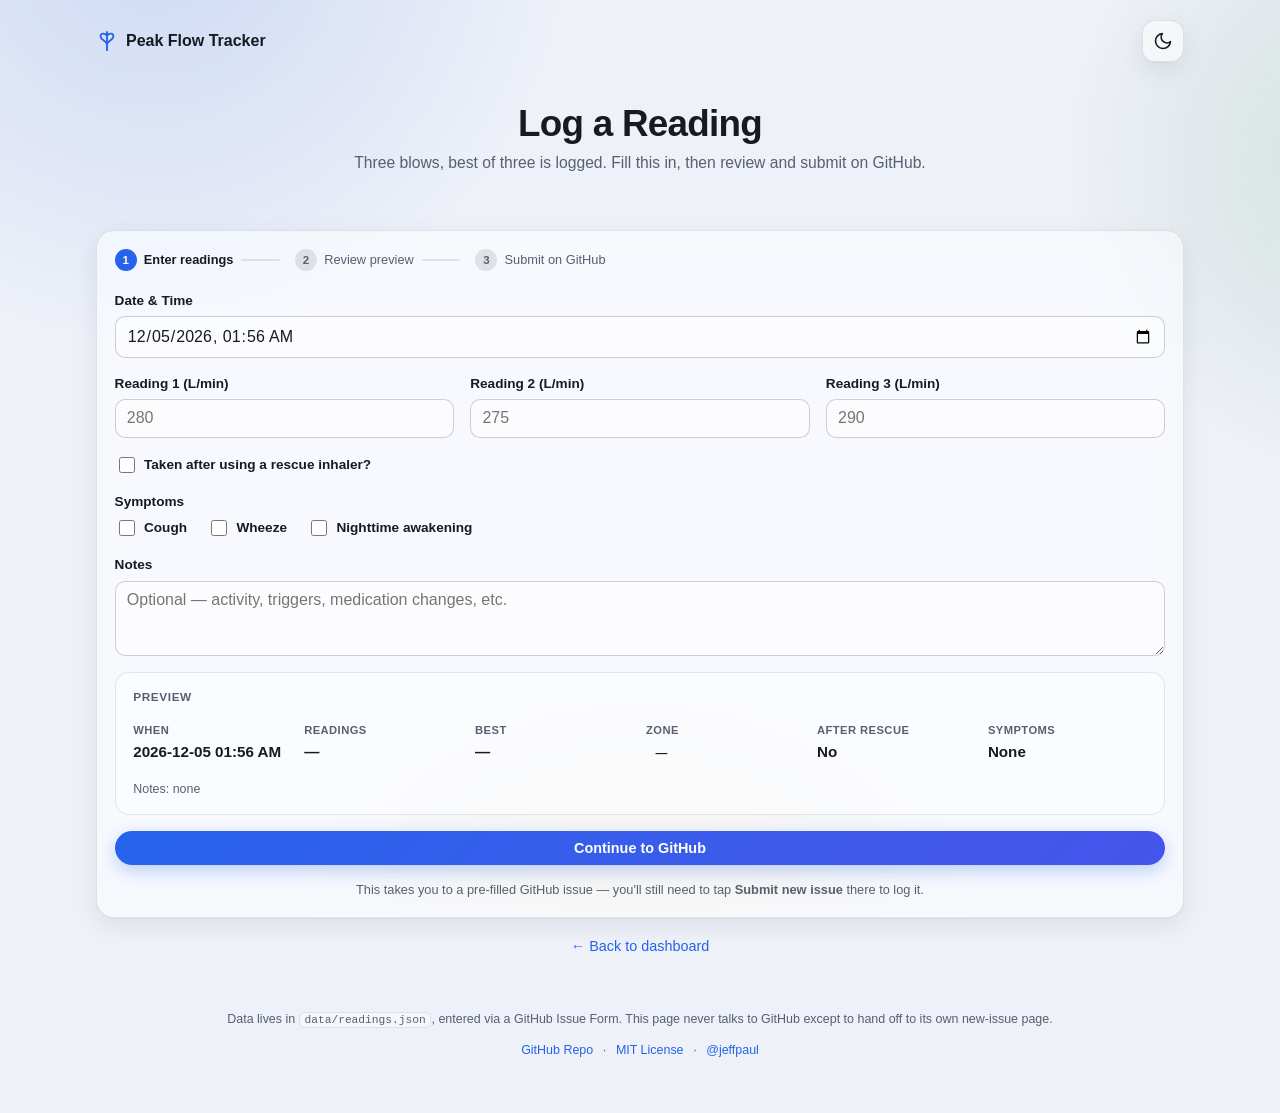
<file: log.html>
<!doctype html>
<html lang="en">
<head>
  <meta charset="utf-8" />
  <meta name="viewport" content="width=device-width, initial-scale=1" />
  <title>Log a Reading — Peak Flow Tracker</title>
  <meta name="description" content="Log a peak flow reading with native date/time pickers, then finish on GitHub." />
  <link rel="icon" type="image/svg+xml" href="assets/favicon.svg" />
  <link rel="apple-touch-icon" href="assets/apple-touch-icon.png" />
  <link rel="stylesheet" href="assets/style.css" />
  <script src="assets/theme.js"></script>
</head>
<body>
  <a class="skip-link" href="#main">Skip to content</a>

  <div class="wrap">
    <header class="site-header">
      <div class="topbar">
        <a class="brand" href="index.html">
          <svg viewBox="0 0 24 24" fill="none" stroke="currentColor" stroke-width="2" stroke-linecap="round" stroke-linejoin="round" aria-hidden="true">
            <path d="M12 2v20M12 6c-3.5-3.5-7-2-7 1 0 4 7 5 7 9m0-10c3.5-3.5 7-2 7 1 0 4-7 5-7 9" />
          </svg>
          Peak Flow Tracker
        </a>
        <button id="theme-toggle" class="theme-toggle" type="button" aria-pressed="false" aria-label="Toggle color theme">
          <svg class="icon-moon" viewBox="0 0 24 24" fill="none" stroke="currentColor" stroke-width="2" stroke-linecap="round" stroke-linejoin="round" aria-hidden="true">
            <path d="M21 12.8A9 9 0 1 1 11.2 3a7 7 0 0 0 9.8 9.8z" />
          </svg>
          <svg class="icon-sun" viewBox="0 0 24 24" fill="none" stroke="currentColor" stroke-width="2" stroke-linecap="round" stroke-linejoin="round" aria-hidden="true">
            <circle cx="12" cy="12" r="4" />
            <path d="M12 2v2m0 16v2M4.9 4.9l1.4 1.4m11.4 11.4 1.4 1.4M2 12h2m16 0h2M4.9 19.1l1.4-1.4m11.4-11.4 1.4-1.4" />
          </svg>
        </button>
      </div>
      <div class="hero">
        <h1>Log a Reading</h1>
        <p class="hero-sub">Three blows, best of three is logged. Fill this in, then review and submit on GitHub.</p>
      </div>
    </header>

    <main id="main" tabindex="-1">
      <section class="card form-card" aria-label="Log a reading form">
        <ol class="steps" aria-label="Logging steps">
          <li class="step is-active"><span>1</span> Enter readings</li>
          <li class="step"><span>2</span> Review preview</li>
          <li class="step"><span>3</span> Submit on GitHub</li>
        </ol>

        <form id="log-form" class="form-card" novalidate>
          <div class="field" id="field-datetime">
            <label for="entryDateTime">Date &amp; Time</label>
            <input type="datetime-local" id="entryDateTime" required />
          </div>

          <div class="field-row">
            <div class="field" id="field-reading1">
              <label for="reading1">Reading 1 (L/min)</label>
              <input type="number" id="reading1" inputmode="numeric" placeholder="280" min="60" max="800" step="1" required />
            </div>
            <div class="field" id="field-reading2">
              <label for="reading2">Reading 2 (L/min)</label>
              <input type="number" id="reading2" inputmode="numeric" placeholder="275" min="60" max="800" step="1" required />
            </div>
            <div class="field" id="field-reading3">
              <label for="reading3">Reading 3 (L/min)</label>
              <input type="number" id="reading3" inputmode="numeric" placeholder="290" min="60" max="800" step="1" required />
            </div>
          </div>

          <div class="field">
            <label class="checkbox-label"><input type="checkbox" id="afterRescue" /> Taken after using a rescue inhaler?</label>
          </div>

          <div class="field">
            <label>Symptoms</label>
            <div class="checkbox-row">
              <label class="checkbox-label"><input type="checkbox" name="symptom" value="Cough" /> Cough</label>
              <label class="checkbox-label"><input type="checkbox" name="symptom" value="Wheeze" /> Wheeze</label>
              <label class="checkbox-label"><input type="checkbox" name="symptom" value="Nighttime awakening" /> Nighttime awakening</label>
            </div>
          </div>

          <div class="field">
            <label for="notes">Notes</label>
            <textarea id="notes" rows="3" placeholder="Optional — activity, triggers, medication changes, etc."></textarea>
          </div>

          <div class="preview" id="preview" aria-label="Preview of this reading">
            <p class="preview-title">Preview</p>
            <dl class="preview-grid">
              <div class="preview-item">
                <dt>When</dt>
                <dd id="preview-datetime">—</dd>
              </div>
              <div class="preview-item">
                <dt>Readings</dt>
                <dd id="preview-readings">—</dd>
              </div>
              <div class="preview-item">
                <dt>Best</dt>
                <dd id="preview-best">—</dd>
              </div>
              <div class="preview-item">
                <dt>Zone</dt>
                <dd><span id="preview-zone" class="zone-pill">—</span></dd>
              </div>
              <div class="preview-item">
                <dt>After rescue</dt>
                <dd id="preview-rescue">No</dd>
              </div>
              <div class="preview-item">
                <dt>Symptoms</dt>
                <dd id="preview-symptoms">None</dd>
              </div>
            </dl>
            <p class="preview-note" id="preview-notes-line">Notes: none</p>
          </div>

          <button type="submit" class="submit-btn">Continue to GitHub</button>
          <p class="form-note">This takes you to a pre-filled GitHub issue — you'll still need to tap <strong>Submit new issue</strong> there to log it.</p>
        </form>
      </section>

      <p class="back-link"><a href="index.html">&larr; Back to dashboard</a></p>
    </main>

    <footer class="site-footer">
      <p>Data lives in <code>data/readings.json</code>, entered via a GitHub Issue Form. This page never talks to GitHub except to hand off to its own new-issue page.</p>
      <div class="foot-links">
        <a href="https://github.com/jeffpaul/peak-flow-tracker">GitHub Repo</a>
        <span aria-hidden="true">·</span>
        <a href="https://github.com/jeffpaul/peak-flow-tracker/blob/main/LICENSE">MIT License</a>
        <span aria-hidden="true">·</span>
        <a href="https://github.com/jeffpaul">@jeffpaul</a>
      </div>
    </footer>
  </div>

  <div id="live-region" class="sr-only" aria-live="polite"></div>

  <script src="assets/log.js"></script>
</body>
</html>
</file>
<file: assets/style.css>
/* ==========================================================================
   Peak Flow Tracker — design system
   ========================================================================== */

/* 1. Tokens & themes ---------------------------------------------------- */
:root {
  color-scheme: light;
  --bg: #eef1f8;
  --card-bg: rgba(255, 255, 255, 0.55);
  --card-bg-solid: #f7f9fc;
  --stat-bg: rgba(255, 255, 255, 0.45);
  --border: rgba(15, 23, 42, 0.1);
  --border-strong: rgba(15, 23, 42, 0.2);
  --text: #171a21;
  --muted: #566070;
  --accent: #2563eb;
  --accent-soft: rgba(37, 99, 235, 0.12);
  --green: #2f7d3c;
  --yellow: #a06a00;
  --red: #c2372b;
  --green-bg: rgba(47, 125, 60, 0.12);
  --yellow-bg: rgba(160, 106, 0, 0.14);
  --red-bg: rgba(194, 55, 43, 0.12);
  --row-red-bg: rgba(194, 55, 43, 0.05);
  --row-yellow-bg: rgba(210, 145, 0, 0.06);
  --glow-a: rgba(37, 99, 235, 0.16);
  --glow-b: rgba(47, 125, 60, 0.14);
  --glow-c: rgba(200, 140, 0, 0.16);
  --shadow: 0 1px 2px rgba(15, 23, 42, 0.04), 0 8px 24px rgba(15, 23, 42, 0.08);
  --shadow-lift: 0 2px 4px rgba(15, 23, 42, 0.06), 0 16px 40px rgba(15, 23, 42, 0.14);
  --ring: 0 0 0 3px var(--accent-soft);
}

[data-theme="dark"] {
  color-scheme: dark;
  --bg: #0b1020;
  --card-bg: rgba(255, 255, 255, 0.06);
  --card-bg-solid: #141b2d;
  --stat-bg: rgba(255, 255, 255, 0.045);
  --border: rgba(255, 255, 255, 0.1);
  --border-strong: rgba(255, 255, 255, 0.22);
  --text: #e7ebf4;
  --muted: #9aa5b8;
  --accent: #7aa8ff;
  --accent-soft: rgba(122, 168, 255, 0.16);
  --green: #6cc97a;
  --yellow: #e7c25f;
  --red: #ff7a6b;
  --green-bg: rgba(108, 201, 122, 0.16);
  --yellow-bg: rgba(231, 194, 95, 0.16);
  --red-bg: rgba(255, 122, 107, 0.16);
  --row-red-bg: rgba(255, 122, 107, 0.09);
  --row-yellow-bg: rgba(231, 194, 95, 0.08);
  --glow-a: rgba(59, 130, 246, 0.24);
  --glow-b: rgba(34, 197, 94, 0.16);
  --glow-c: rgba(234, 179, 8, 0.14);
  --shadow: 0 1px 2px rgba(0, 0, 0, 0.3), 0 10px 28px rgba(0, 0, 0, 0.35);
  --shadow-lift: 0 2px 4px rgba(0, 0, 0, 0.35), 0 18px 44px rgba(0, 0, 0, 0.5);
  --ring: 0 0 0 3px rgba(122, 168, 255, 0.25);
}

/* 2. Base ----------------------------------------------------------------- */
* {
  box-sizing: border-box;
}

html {
  scroll-behavior: smooth;
}

body {
  margin: 0;
  min-height: 100vh;
  font-family: -apple-system, BlinkMacSystemFont, "Segoe UI", Roboto, Helvetica, Arial, sans-serif;
  color: var(--text);
  background-color: var(--bg);
  line-height: 1.45;
  transition: background-color 0.3s ease, color 0.3s ease;
}

body::before {
  content: "";
  position: fixed;
  inset: 0;
  z-index: -1;
  pointer-events: none;
  background:
    radial-gradient(42rem 42rem at 12% -8%, var(--glow-a), transparent 62%),
    radial-gradient(36rem 36rem at 108% 18%, var(--glow-b), transparent 55%),
    radial-gradient(42rem 42rem at 50% 120%, var(--glow-c), transparent 60%);
  animation: aurora 40s ease-in-out infinite alternate;
  will-change: transform;
}

@keyframes aurora {
  0% { transform: translate3d(0, 0, 0) scale(1); }
  50% { transform: translate3d(1.5%, -1%, 0) scale(1.04); }
  100% { transform: translate3d(-1.5%, 1%, 0) scale(1.02); }
}

h1, h2, h3 {
  line-height: 1.2;
}

a {
  color: var(--accent);
}

:focus-visible {
  outline: 2px solid var(--accent);
  outline-offset: 2px;
  border-radius: 4px;
}

code {
  background: var(--stat-bg);
  border: 1px solid var(--border);
  border-radius: 5px;
  padding: 0.05rem 0.3rem;
  font-size: 0.9em;
}

/* 3. Layout ---------------------------------------------------------------- */
.wrap {
  max-width: 1120px;
  margin: 0 auto;
  padding: 1rem 1rem 2rem;
}

.site-header {
  padding: 0.25rem 0 1rem;
}

.topbar {
  display: flex;
  align-items: center;
  justify-content: space-between;
  gap: 1rem;
  margin-bottom: 1.5rem;
}

.brand {
  display: inline-flex;
  align-items: center;
  gap: 0.5rem;
  font-weight: 700;
  font-size: 1rem;
  color: var(--text);
  text-decoration: none;
}

.brand svg {
  width: 22px;
  height: 22px;
  color: var(--accent);
}

.hero {
  text-align: center;
  padding: 1rem 0 1.5rem;
  animation: rise 0.5s ease both;
}

.hero h1 {
  margin: 0 0 0.35rem;
  font-size: clamp(1.7rem, 4vw, 2.3rem);
  letter-spacing: -0.02em;
}

.hero-sub {
  margin: 0 0 1rem;
  color: var(--muted);
  font-size: 0.98rem;
}

.site-footer {
  text-align: center;
  color: var(--muted);
  font-size: 0.78rem;
  padding: 1.5rem 1rem 1rem;
}

.site-footer a {
  color: var(--accent);
  text-decoration: none;
}

.site-footer .foot-links {
  display: flex;
  flex-wrap: wrap;
  gap: 0.6rem;
  justify-content: center;
  margin-bottom: 0.4rem;
}

/* 4. Accessibility helpers ------------------------------------------------- */
.sr-only {
  position: absolute;
  width: 1px;
  height: 1px;
  padding: 0;
  margin: -1px;
  overflow: hidden;
  clip: rect(0 0 0 0);
  white-space: nowrap;
  border: 0;
}

.skip-link {
  position: absolute;
  left: 1rem;
  top: -100%;
  z-index: 100;
  background: var(--accent);
  color: #fff;
  padding: 0.6rem 1rem;
  border-radius: 8px;
  font-size: 0.9rem;
  font-weight: 600;
  text-decoration: none;
  transition: top 0.2s ease;
}

.skip-link:focus {
  top: 1rem;
  color: #fff;
}

main:focus {
  outline: none;
}

/* 5. Components ------------------------------------------------------------ */
.card {
  background: var(--card-bg);
  -webkit-backdrop-filter: blur(16px) saturate(1.5);
  backdrop-filter: blur(16px) saturate(1.5);
  border: 1px solid var(--border);
  border-radius: 18px;
  padding: 1.1rem;
  margin-bottom: 1rem;
  box-shadow: var(--shadow);
  animation: rise 0.45s ease both;
}

@supports not ((backdrop-filter: blur(1px)) or (-webkit-backdrop-filter: blur(1px))) {
  .card {
    background: var(--card-bg-solid);
  }
}

.card:nth-child(2) { animation-delay: 0.05s; }
.card:nth-child(3) { animation-delay: 0.1s; }
.card:nth-child(4) { animation-delay: 0.15s; }

@keyframes rise {
  from { opacity: 0; transform: translateY(8px); }
  to { opacity: 1; transform: translateY(0); }
}

.button,
.header-cta,
.submit-btn {
  display: inline-flex;
  align-items: center;
  justify-content: center;
  gap: 0.4rem;
  border-radius: 999px;
  padding: 0.55rem 1.15rem;
  font-size: 0.9rem;
  font-weight: 600;
  text-decoration: none;
  cursor: pointer;
  transition: transform 0.15s ease, box-shadow 0.2s ease, background-color 0.2s ease;
}

.header-cta,
.submit-btn {
  background: linear-gradient(135deg, var(--accent), color-mix(in srgb, var(--accent) 70%, #9333ea));
  color: #fff;
  border: none;
  box-shadow: 0 6px 18px rgba(37, 99, 235, 0.28);
}

@supports not (background: color-mix(in srgb, red 50%, blue)) {
  .header-cta,
  .submit-btn {
    background: var(--accent);
  }
}

.header-cta:hover,
.submit-btn:hover {
  transform: translateY(-1px);
  box-shadow: 0 10px 24px rgba(37, 99, 235, 0.34);
}

.header-cta:active,
.submit-btn:active {
  transform: translateY(0) scale(0.98);
}

.theme-toggle {
  display: inline-flex;
  align-items: center;
  justify-content: center;
  width: 42px;
  height: 42px;
  border-radius: 13px;
  background: var(--card-bg);
  -webkit-backdrop-filter: blur(10px);
  backdrop-filter: blur(10px);
  border: 1px solid var(--border);
  color: var(--text);
  cursor: pointer;
  box-shadow: var(--shadow);
  transition: transform 0.15s ease, background-color 0.2s ease;
}

.theme-toggle:hover {
  transform: translateY(-1px) rotate(-6deg);
}

.theme-toggle:active {
  transform: scale(0.94);
}

.theme-toggle svg {
  width: 20px;
  height: 20px;
}

.icon-sun { display: none; }
.icon-moon { display: block; }

[data-theme="dark"] .icon-sun { display: block; }
[data-theme="dark"] .icon-moon { display: none; }

.chip {
  border: 1px solid var(--border);
  background: transparent;
  color: var(--muted);
  border-radius: 999px;
  padding: 0.4rem 0.85rem;
  font-size: 0.82rem;
  font-weight: 600;
  cursor: pointer;
  transition: background-color 0.15s ease, color 0.15s ease, transform 0.1s ease;
}

.chip:hover {
  background: var(--stat-bg);
  color: var(--text);
}

.chip:active {
  transform: scale(0.96);
}

.chip.is-active {
  background: var(--accent);
  color: #fff;
  border-color: transparent;
}

.zone-pill {
  display: inline-block;
  padding: 0.16rem 0.6rem;
  border-radius: 999px;
  font-size: 0.74rem;
  font-weight: 700;
  text-transform: capitalize;
}

.zone-pill.green { background: var(--green-bg); color: var(--green); }
.zone-pill.yellow { background: var(--yellow-bg); color: var(--yellow); }
.zone-pill.red { background: var(--red-bg); color: var(--red); }

.rescue-badge {
  color: #ea580c;
  font-weight: 700;
}

.swatch {
  width: 10px;
  height: 10px;
  border-radius: 3px;
  display: inline-block;
  flex: 0 0 auto;
}

.swatch.green { background: var(--green); }
.swatch.yellow { background: var(--yellow); }
.swatch.red { background: var(--red); }
.swatch.accent { background: var(--accent); }
.swatch.ma7 { background: var(--accent); opacity: 0.55; }
.swatch.ma30 { background: var(--muted); }
.swatch.band { background: var(--accent); opacity: 0.18; }

.trend-up { color: var(--green); }
.trend-down { color: var(--red); }
.trend-flat { color: var(--muted); }

.spark {
  display: block;
  width: 100%;
  height: 34px;
  margin-top: 0.5rem;
}

/* Inputs */
.field label {
  font-size: 0.85rem;
  font-weight: 600;
  color: var(--text);
}

.field input:not([type="checkbox"]):not([type="radio"]),
.field select,
.field textarea,
.date-field input,
.table-controls input,
.table-controls select {
  padding: 0.6rem 0.7rem;
  border: 1px solid var(--border-strong);
  border-radius: 10px;
  font-size: 1rem;
  background: var(--card-bg);
  color: var(--text);
  font-family: inherit;
  width: 100%;
  min-width: 0;
  max-width: 100%;
  transition: border-color 0.15s ease, box-shadow 0.15s ease;
}

.field input:not([type="checkbox"]):not([type="radio"]):focus,
.field select:focus,
.field textarea:focus,
.date-field input:focus,
.table-controls input:focus,
.table-controls select:focus {
  outline: none;
  border-color: var(--accent);
  box-shadow: var(--ring);
}

.field textarea {
  resize: vertical;
}

.field input[aria-invalid="true"],
.field textarea[aria-invalid="true"] {
  border-color: var(--red);
}

.field-error {
  color: var(--red);
  font-size: 0.78rem;
  margin-top: 0.3rem;
}

.field-row {
  display: flex;
  flex-direction: column;
  gap: 1rem;
}

@media (min-width: 560px) {
  .field-row {
    flex-direction: row;
  }
}

.field-row[hidden] {
  display: none;
}

.field {
  display: flex;
  flex-direction: column;
  gap: 0.35rem;
  flex: 1 1 0;
}

.field input[type="checkbox"] {
  width: 16px;
  height: 16px;
  flex: 0 0 auto;
  accent-color: var(--accent);
}

.checkbox-row {
  display: flex;
  flex-wrap: wrap;
  gap: 0.75rem 1.25rem;
}

.checkbox-label {
  display: inline-flex;
  align-items: center;
  gap: 0.4rem;
  font-size: 0.9rem;
  font-weight: 400;
}

/* 6. Dashboard -------------------------------------------------------------- */
.filter-bar {
  display: flex;
  flex-wrap: wrap;
  align-items: flex-end;
  gap: 1rem;
}

.range-presets {
  display: flex;
  flex-wrap: wrap;
  gap: 0.4rem;
}

.range-custom {
  display: flex;
  flex-wrap: wrap;
  gap: 0.75rem;
  margin-left: auto;
}

.date-field {
  display: flex;
  flex-direction: column;
  gap: 0.3rem;
  font-size: 0.78rem;
  font-weight: 600;
  color: var(--muted);
  text-transform: uppercase;
  letter-spacing: 0.03em;
}

.date-field input {
  width: auto;
  min-width: 150px;
  font-size: 0.9rem;
  text-transform: none;
  letter-spacing: 0;
  font-weight: 400;
}

.range-status {
  flex-basis: 100%;
  margin: 0;
  font-size: 0.82rem;
  color: var(--muted);
}

.stats-grid {
  display: grid;
  grid-template-columns: repeat(2, 1fr);
  gap: 0.75rem;
}

@media (min-width: 640px) {
  .stats-grid {
    grid-template-columns: repeat(auto-fit, minmax(215px, 1fr));
  }
}

.stat {
  background: var(--stat-bg);
  border: 1px solid var(--border);
  border-radius: 14px;
  padding: 0.9rem 0.95rem;
  text-align: center;
  display: flex;
  flex-direction: column;
  justify-content: center;
  min-height: 96px;
  transition: transform 0.15s ease, box-shadow 0.2s ease;
}

.stat:hover {
  transform: translateY(-2px);
  box-shadow: var(--shadow);
}

.stat .value {
  font-size: 1.5rem;
  font-weight: 800;
  letter-spacing: -0.02em;
  font-variant-numeric: tabular-nums;
}

.stat .label {
  font-size: 0.72rem;
  color: var(--muted);
  text-transform: uppercase;
  letter-spacing: 0.04em;
  font-weight: 600;
}

.stat .sub {
  font-size: 0.74rem;
  color: var(--muted);
  margin-top: 0.15rem;
  min-height: 1em;
}

.stat.zone-green .value { color: var(--green); }
.stat.zone-yellow .value { color: var(--yellow); }
.stat.zone-red .value { color: var(--red); }

.zone-bar {
  display: flex;
  height: 8px;
  border-radius: 999px;
  overflow: hidden;
  background: var(--border);
  margin-bottom: 0.75rem;
}

.zone-bar span {
  height: 100%;
  transition: width 0.4s ease;
}

.zone-bar .z-green { background: var(--green); }
.zone-bar .z-yellow { background: var(--yellow); }
.zone-bar .z-red { background: var(--red); }

.zone-rows {
  display: flex;
  flex-direction: column;
  gap: 0.4rem;
}

.zone-row {
  display: flex;
  align-items: center;
  gap: 0.5rem;
  font-size: 0.85rem;
}

.zone-row .pct {
  font-weight: 700;
  margin-left: auto;
  font-variant-numeric: tabular-nums;
}

.zone-row .delta {
  min-width: 2.6em;
  text-align: right;
  font-size: 0.8rem;
}

.chart-card {
  position: relative;
  height: 340px;
}

@media (min-width: 720px) {
  .chart-card {
    height: 420px;
  }
}

.chart-toolbar {
  display: flex;
  justify-content: flex-end;
  margin-bottom: 0.6rem;
}

.chart-toolbar label {
  display: inline-flex;
  align-items: center;
  gap: 0.5rem;
  font-size: 0.82rem;
  font-weight: 600;
  color: var(--muted);
}

.chart-toolbar select {
  padding: 0.4rem 0.7rem;
  border: 1px solid var(--border-strong);
  border-radius: 10px;
  font-size: 0.85rem;
  background: var(--card-bg);
  color: var(--text);
  font-family: inherit;
  cursor: pointer;
  transition: border-color 0.15s ease, box-shadow 0.15s ease;
}

.chart-toolbar select:focus-visible {
  outline: 2px solid var(--accent);
  outline-offset: 2px;
}

[hidden] {
  display: none;
}

.legend {
  display: flex;
  flex-wrap: wrap;
  gap: 0.6rem 1rem;
  font-size: 0.8rem;
  color: var(--muted);
  margin-top: 0.5rem;
}

.legend span {
  display: inline-flex;
  align-items: center;
  gap: 0.35rem;
}

.table-controls {
  display: flex;
  flex-wrap: wrap;
  gap: 0.6rem;
  margin-bottom: 0.75rem;
}

.table-controls input,
.table-controls select {
  font-size: 0.9rem;
}

.table-controls input[type="text"] {
  flex: 1 1 200px;
}

.export-btn {
  border: 1px solid var(--border);
  background: transparent;
  color: var(--muted);
  border-radius: 999px;
  padding: 0.4rem 0.85rem;
  font-size: 0.82rem;
  font-weight: 600;
  font-family: inherit;
  cursor: pointer;
  white-space: nowrap;
  transition: background-color 0.15s ease, color 0.15s ease, transform 0.1s ease;
}

.export-btn:hover {
  background: var(--stat-bg);
  color: var(--text);
}

.export-btn:active {
  transform: scale(0.96);
}

.table-scroll {
  overflow-x: auto;
}

table.history {
  width: 100%;
  border-collapse: collapse;
  font-size: 0.86rem;
  min-width: 680px;
}

table.history th,
table.history td {
  padding: 0.55rem 0.65rem;
  border-bottom: 1px solid var(--border);
  text-align: left;
  white-space: nowrap;
}

table.history th {
  cursor: pointer;
  user-select: none;
  color: var(--muted);
  font-size: 0.72rem;
  text-transform: uppercase;
  letter-spacing: 0.04em;
  position: sticky;
  top: 0;
  z-index: 1;
  background: var(--card-bg);
  -webkit-backdrop-filter: blur(10px);
  backdrop-filter: blur(10px);
}

table.history th:hover {
  color: var(--text);
}

table.history th.sorted {
  color: var(--text);
}

table.history th.sorted::after {
  content: " ↑";
}

table.history th.sorted[aria-sort="descending"]::after {
  content: " ↓";
}

tr.row-red td:first-child {
  box-shadow: inset 3px 0 0 var(--red);
}

tr.row-yellow td:first-child {
  box-shadow: inset 3px 0 0 var(--yellow);
}

tr.row-red td {
  background-color: var(--row-red-bg);
}

tr.row-yellow td {
  background-color: var(--row-yellow-bg);
}

td.notes-cell {
  white-space: normal;
  min-width: 180px;
  max-width: 260px;
}

.notes-cell.is-truncated .notes-text {
  display: -webkit-box;
  -webkit-line-clamp: 2;
  -webkit-box-orient: vertical;
  overflow: hidden;
}

.note-toggle {
  background: none;
  border: none;
  color: var(--accent);
  font-size: 0.76rem;
  font-weight: 600;
  cursor: pointer;
  padding: 0 0 0 0.3rem;
}

.empty-state {
  text-align: center;
  color: var(--muted);
  padding: 2rem 1rem;
}

.loading {
  display: flex;
  align-items: center;
  justify-content: center;
  gap: 0.6rem;
  color: var(--muted);
  padding: 2rem;
  grid-column: 1 / -1;
}

.loading .spin {
  width: 18px;
  height: 18px;
  border: 2px solid var(--border-strong);
  border-top-color: var(--accent);
  border-radius: 50%;
  animation: spin 0.8s linear infinite;
}

@keyframes spin {
  to { transform: rotate(360deg); }
}

.pagination {
  display: flex;
  align-items: center;
  justify-content: space-between;
  gap: 0.75rem;
  margin-top: 0.9rem;
  font-size: 0.85rem;
  color: var(--muted);
}

.pagination button {
  padding: 0.45rem 0.85rem;
  border: 1px solid var(--border-strong);
  border-radius: 10px;
  background: var(--card-bg);
  color: var(--text);
  font-size: 0.85rem;
  cursor: pointer;
  transition: background-color 0.15s ease, transform 0.1s ease;
}

.pagination button:hover:not(:disabled) {
  background: var(--stat-bg);
}

.pagination button:active:not(:disabled) {
  transform: scale(0.97);
}

.pagination button:disabled {
  opacity: 0.4;
  cursor: default;
}

/* 7. Log form --------------------------------------------------------------- */
.form-card {
  display: flex;
  flex-direction: column;
  gap: 1rem;
}

.steps {
  display: flex;
  align-items: center;
  gap: 0;
  list-style: none;
  margin: 0 0 0.25rem;
  padding: 0;
  flex-wrap: wrap;
}

.step {
  display: flex;
  align-items: center;
  gap: 0.45rem;
  font-size: 0.8rem;
  color: var(--muted);
}

.step span {
  width: 22px;
  height: 22px;
  border-radius: 50%;
  background: var(--border);
  display: inline-flex;
  align-items: center;
  justify-content: center;
  font-weight: 700;
  font-size: 0.72rem;
  color: var(--muted);
  flex: 0 0 auto;
  transition: background-color 0.2s ease, color 0.2s ease;
}

.step.is-active {
  color: var(--text);
  font-weight: 600;
}

.step.is-active span {
  background: var(--accent);
  color: #fff;
}

.steps li + li {
  display: inline-flex;
  align-items: center;
  margin-left: 0.5rem;
}

.steps li + li::before {
  content: "";
  width: 2.4rem;
  height: 2px;
  background: var(--border);
  border-radius: 2px;
  margin-right: 0.5rem;
}

.preview {
  background: var(--stat-bg);
  border: 1px solid var(--border);
  border-radius: 14px;
  padding: 1rem 1.1rem;
  animation: rise 0.3s ease both;
}

.preview-title {
  display: flex;
  align-items: center;
  gap: 0.4rem;
  font-size: 0.74rem;
  text-transform: uppercase;
  letter-spacing: 0.05em;
  color: var(--muted);
  font-weight: 700;
  margin: 0 0 0.8rem;
}

.preview-grid {
  display: grid;
  grid-template-columns: repeat(auto-fit, minmax(140px, 1fr));
  gap: 0.75rem;
}

.preview-item {
  margin: 0;
}

.preview-item dt {
  font-size: 0.7rem;
  color: var(--muted);
  text-transform: uppercase;
  letter-spacing: 0.04em;
  font-weight: 600;
}

.preview-item dd {
  margin: 0.15rem 0 0;
  font-weight: 700;
  font-size: 0.95rem;
  overflow-wrap: anywhere;
}

.preview-note {
  font-size: 0.78rem;
  color: var(--muted);
  margin: 0.6rem 0 0;
}

.form-note {
  margin: 0;
  font-size: 0.8rem;
  color: var(--muted);
  text-align: center;
}

.back-link {
  text-align: center;
  margin-top: 0.5rem;
}

.back-link a {
  color: var(--accent);
  text-decoration: none;
  font-size: 0.9rem;
}

/* 8. Reduced motion ---------------------------------------------------------- */
@media (prefers-reduced-motion: reduce) {
  *,
  *::before,
  *::after {
    animation-duration: 0.001ms !important;
    animation-iteration-count: 1 !important;
    transition-duration: 0.001ms !important;
  }

  html {
    scroll-behavior: auto;
  }
}
</file>
